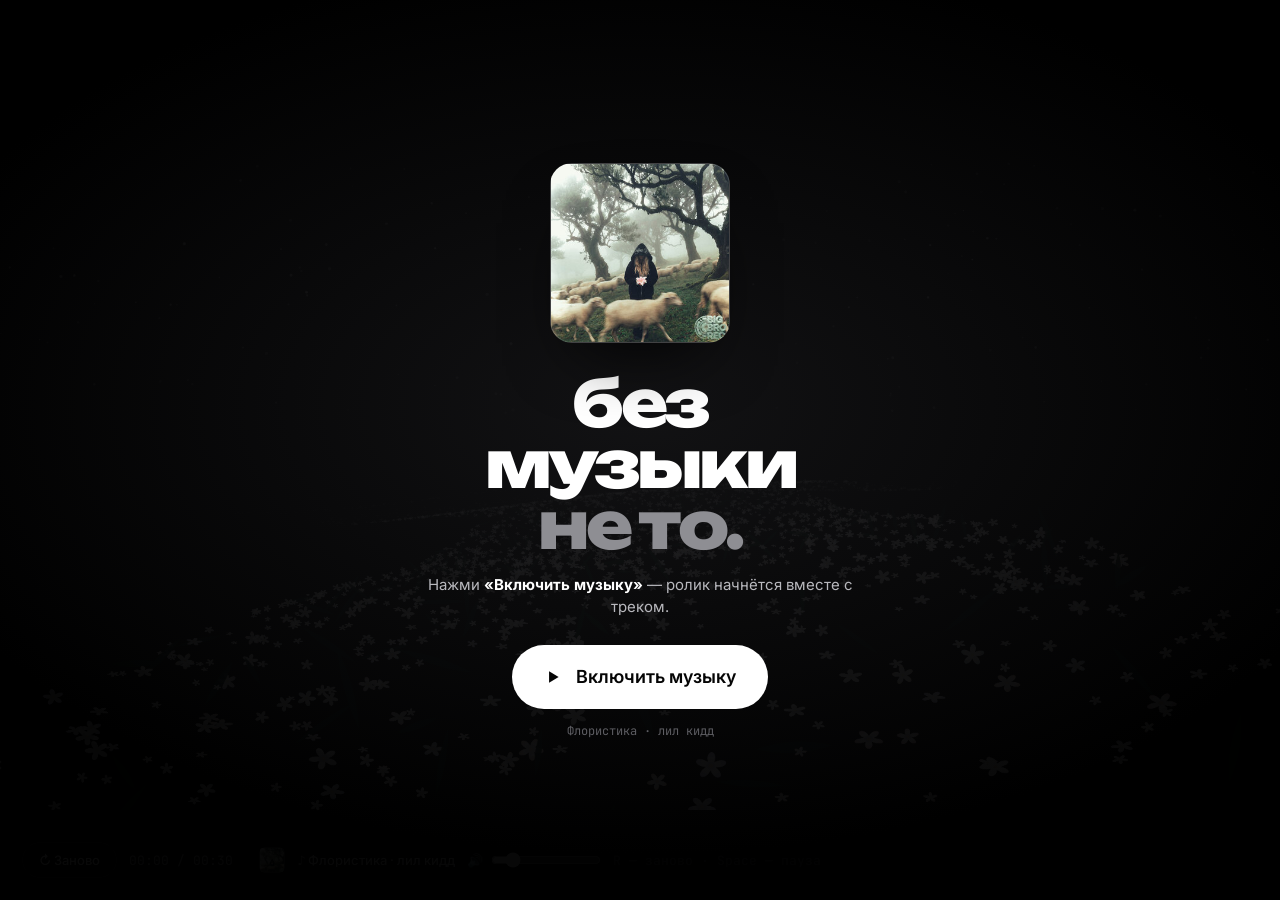
<file: promo.html>
<!doctype html>
<html lang="ru">
<head>
<meta charset="utf-8">
<meta name="viewport" content="width=device-width, initial-scale=1">
<meta name="robots" content="noindex">
<title>ökǒmomorîrěmnant — promo 30s</title>
<link rel="icon" type="image/svg+xml" href="favicon.svg?v=ad0beeb3">
<link rel="preconnect" href="https://fonts.googleapis.com">
<link rel="preconnect" href="https://fonts.gstatic.com" crossorigin>
<link href="https://fonts.googleapis.com/css2?family=Inter:wght@400;500;600&family=Unbounded:wght@500;600;700;800&family=JetBrains+Mono:wght@400;500&display=swap" rel="stylesheet">
<script src="https://cdnjs.cloudflare.com/ajax/libs/gsap/3.12.5/gsap.min.js"></script>
<script src="assets/music.js?v=75b78b5f7e"></script>
<style>
:root{
  --bg:#050505; --card:#111111; --line:rgba(255,255,255,.08); --line2:rgba(255,255,255,.16);
  --muted:#8E8E93; --dim:#5d5d62;
  --display:'Unbounded',system-ui,sans-serif; --ui:'Inter',system-ui,sans-serif; --mono:'JetBrains Mono',ui-monospace,monospace;
}
*{box-sizing:border-box;margin:0;padding:0}
html,body{height:100%;background:#000;overflow:hidden;color:#fff;font-family:var(--ui);-webkit-font-smoothing:antialiased}
button{font:inherit;color:inherit;background:none;border:0;cursor:pointer}

/* ---------- stage: 1080×1920, scaled to fit, centred ---------- */
#stage{position:absolute;left:50%;top:50%;width:1080px;height:1920px;transform-origin:0 0;overflow:hidden;background:var(--bg);box-shadow:0 0 0 1px rgba(255,255,255,.06)}
.layer{position:absolute;inset:0}
#fieldWrap{z-index:1}
#field{position:absolute;inset:0}
.scene{position:absolute;inset:0;z-index:2}

/* ---------- controls outside the 9:16 frame ---------- */
/* ================= LANDSCAPE 1920×1080 (PC browsers) ================= */
#stage.land .hdr{height:120px;padding:0 80px}
#stage.land .hero-in{top:300px}
#stage.land .slogan{max-width:1200px}
#stage.land .downc{margin-top:44px;width:96px;height:96px}
#stage.land .works .h-xl{top:120px;font-size:112px}
#stage.land .xcard{width:540px;height:560px}
#stage.land .ly.type .tt{font-size:44px;top:402px}
#stage.land .ly.type .dd{width:330px;font-size:22px;top:470px}
#stage.land .ly.type .arr{width:84px;height:84px;right:30px;bottom:30px}
#stage.land .ly.prev .fan{height:300px}
#stage.land .mgal{left:200px;right:200px;top:110px;padding:48px 52px}
#stage.land .mgal .m-h{font-size:80px}
#stage.land .gitems{flex-direction:row;gap:24px;margin-top:36px}
#stage.land .gitem{flex:1;flex-direction:column;align-items:flex-start;gap:18px}
#stage.land .gitem img{width:100%}
#stage.land .gitem h4{font-size:38px}
#stage.land .price .h-xl{left:100px;top:170px;font-size:104px;width:700px;line-height:1}
#stage.land .pnote{left:100px;top:400px;width:600px}
#stage.land .plist{left:860px;right:70px;top:125px}
#stage.land .prow{height:128px;padding:0}
#stage.land .prow .pn{top:22px;font-size:33px}
#stage.land .prow .pd{top:74px;font-size:21px;width:560px}
#stage.land .prow .pp{top:26px;font-size:29px}
#stage.land .prow .pb{top:66px;height:46px;font-size:19px;padding:0 18px}
#stage.land .mbrief{left:150px;right:150px;top:50px;bottom:50px;padding:44px 52px}
#stage.land .mbrief .m-h{font-size:50px;max-width:900px}
#stage.land .mbrief .bstep{margin:28px 0 14px}
#stage.land .mbrief .pills,#stage.land .mbrief .qgrid,#stage.land .mbrief .cols2{max-width:920px}
#stage.land .bp{height:54px;font-size:22px;padding:0 20px}
#stage.land .qf .in{height:50px;line-height:50px;font-size:23px}
#stage.land .bside{left:auto;right:48px;top:48px;bottom:48px;width:600px;display:flex;flex-direction:column}
#stage.land .bprice{font-size:58px}
#stage.land .bmsg{flex:1;min-height:0}
#stage.land .bsend{margin-top:auto}
#stage.land .ctat{font-size:190px}
#stage.land .ctat .w{display:inline-block;margin:0 .1em}
#stage.land .ctas{max-width:1000px}
#stage.land .cpills{max-width:1400px;flex-wrap:nowrap}
#stage.land .url{bottom:70px}
/* music gate (unscaled, over the frame; fades out but keeps the player alive) */
.gate{position:fixed;inset:0;z-index:200;display:grid;place-items:center;background:radial-gradient(60% 50% at 50% 45%,rgba(20,20,22,.92),rgba(0,0,0,.97));transition:opacity .7s ease,visibility .7s}
.gate.off{opacity:0;pointer-events:none}
.g-in{width:min(440px,calc(100vw - 32px));text-align:center;display:flex;flex-direction:column;align-items:center;opacity:0;transform:translateY(16px);transition:opacity .8s ease,transform .8s cubic-bezier(.2,.8,.2,1)}
.gate.ready .g-in{opacity:1;transform:none}
.g-eq{display:flex;align-items:flex-end;gap:4px;height:30px;margin-bottom:26px}
.g-eq i{width:5px;height:30%;border-radius:2px;background:#fff;animation:geq 1.1s ease-in-out infinite}
.g-eq i:nth-child(2){animation-delay:-.3s}.g-eq i:nth-child(3){animation-delay:-.6s}.g-eq i:nth-child(4){animation-delay:-.15s}.g-eq i:nth-child(5){animation-delay:-.45s}
@keyframes geq{0%,100%{height:25%}50%{height:100%}}
.gate h2{font:800 clamp(40px,9vw,64px)/.95 var(--display);letter-spacing:-.055em}
.gate h2 span{color:var(--muted)}
.gate p{margin:18px 0 26px;font-size:15px;line-height:1.5;color:#b9b9be}
.gate p b{color:#fff}
.g-player{width:100%;border-radius:18px;overflow:hidden;border:1px solid var(--line2);box-shadow:0 0 0 0 rgba(255,255,255,.2);animation:gpulse 2.2s ease-in-out infinite}
.g-player iframe{display:block;width:100%;height:100px;border:0}
@keyframes gpulse{0%,100%{box-shadow:0 0 0 0 rgba(255,255,255,.0)}50%{box-shadow:0 0 0 8px rgba(255,255,255,.1)}}
.gate small{margin-top:16px;font:400 12px/1 var(--mono);color:#5d5d62}
.g-start{display:none;align-items:center;gap:14px;height:64px;padding:0 32px;border-radius:999px;background:#fff;color:#050505;font:600 18px/1 var(--ui);animation:gpulse 2.2s ease-in-out infinite;transition:transform .3s}
.g-start:hover{transform:scale(1.04)}
.g-start svg{width:18px;height:18px}
.gate.own .g-start{display:inline-flex}
.gate.own .g-player{display:none}
.cvol{display:none;align-items:center;gap:8px}
.ctrl.own .cvol{display:flex}
.cvol input{width:110px;accent-color:#fff}
.cn{display:none;max-width:260px;overflow:hidden;text-overflow:ellipsis;white-space:nowrap;color:#d6d6da;font:500 13px/1 var(--ui)}
.ctrl.own .cn{display:block}
.g-cover,.ccov{display:none;background:#1c1c1f center/cover no-repeat;position:relative;overflow:hidden;flex:none}
.g-cover{width:180px;height:180px;border-radius:22px;border:1px solid rgba(255,255,255,.16);box-shadow:0 30px 70px -30px #000;margin-bottom:30px}
.ccov{width:26px;height:26px;border-radius:6px;border:1px solid rgba(255,255,255,.18)}
.gate.own .g-cover{display:block}
.gate.own .g-eq{display:none}
.ctrl.own .ccov{display:block}
.g-cover.ph::after,.ccov.ph::after{content:"♪";position:absolute;inset:0;display:grid;place-items:center;color:#8E8E93;font-size:56px;background:radial-gradient(circle at 30% 25%,#2a2a2e,#141415)}
.ccov.ph::after{font-size:13px}
.cn::before{content:'♪ ';color:#9a9aa0}
.ctrl{position:fixed;left:22px;bottom:22px;z-index:100;display:flex;align-items:center;gap:12px;font:500 13px/1 var(--mono);color:#9a9aa0}
.ctrl button{height:36px;padding:0 16px;border-radius:999px;border:1px solid rgba(255,255,255,.18);color:#fff;font:500 13px/1 var(--ui);transition:background .3s,color .3s}
.ctrl button:hover{background:#fff;color:#000}
.ctrl .t{min-width:118px;font-variant-numeric:tabular-nums}
.ctrl .k{color:#55555a}

/* ---------- header ---------- */
.hdr{position:absolute;left:0;right:0;top:0;height:150px;z-index:30;display:flex;align-items:center;justify-content:space-between;padding:0 56px}
.logo{display:flex;align-items:center;gap:16px;font:600 30px/1 var(--display);letter-spacing:-.03em}
.logo img{width:46px;height:46px;border-radius:12px}
.hr{display:flex;align-items:center;gap:16px}
.langs{position:relative;display:flex;padding:6px;border:1px solid var(--line);border-radius:999px}
.langs span{position:relative;z-index:1;width:76px;height:52px;display:grid;place-items:center;font:500 22px/1 var(--ui);letter-spacing:.06em;color:var(--muted);transition:color .3s}
.langs span.on{color:#fff}
.langs i{position:absolute;left:6px;top:6px;width:76px;height:52px;border-radius:999px;background:rgba(255,255,255,.12)}
.wpill{height:68px;padding:0 30px;border-radius:999px;background:#fff;color:#050505;display:flex;align-items:center;gap:12px;font:600 25px/1 var(--ui)}

/* ---------- S1 hero ---------- */
.hero{display:flex;flex-direction:column;align-items:center;text-align:center}
.hero::before{content:"";position:absolute;inset:0;background:radial-gradient(60% 18% at 50% 44%,rgba(5,5,5,.8),rgba(5,5,5,.25) 70%,transparent 90%),linear-gradient(180deg,rgba(5,5,5,.75),transparent 22%)}
.hero-in{position:absolute;left:0;right:0;top:560px;display:flex;flex-direction:column;align-items:center}
.kicker{display:inline-flex;align-items:center;gap:16px;height:72px;padding:0 30px;border-radius:999px;border:1px solid var(--line2);background:rgba(5,5,5,.55);font:400 27px/1 var(--ui);color:#dcdce0}
.kicker .dot{width:14px;height:14px;border-radius:50%;background:#47bb64;position:relative}
.kicker .dot::after{content:"";position:absolute;inset:-2px;border-radius:50%;border:2px solid #47bb64;animation:ping 1.6s infinite}
@keyframes ping{0%{transform:scale(1);opacity:.9}100%{transform:scale(2.6);opacity:0}}
.title{font:800 80px/.92 var(--display);letter-spacing:-.055em;white-space:nowrap;margin:44px 0 40px;text-shadow:0 14px 70px rgba(0,0,0,.7)}
.title .ch{display:inline-block}
.slogan{font:400 34px/1.45 var(--ui);color:var(--muted);max-width:900px}
.slogan b{display:block;color:#fff;font-weight:500}
.slogan .ln{display:block;overflow:hidden}
.slogan .ln > span{display:inline-block}
.downc{margin-top:60px;width:112px;height:112px;border-radius:50%;border:2px solid rgba(255,255,255,.5);background:rgba(5,5,5,.6);display:grid;place-items:center}
.downc svg{width:34px;height:34px}

/* technical callouts */
.callout{position:absolute;z-index:40;display:flex;align-items:center;gap:14px;padding:14px 20px;border:1px solid rgba(255,255,255,.35);border-radius:10px;background:rgba(5,5,5,.72);font:500 24px/1 var(--mono);letter-spacing:.02em;color:#fff;white-space:nowrap}
.callout::before,.callout::after{content:"";position:absolute;width:12px;height:12px;border:2px solid #fff}
.callout::before{left:-7px;top:-7px;border-right:0;border-bottom:0}
.callout::after{right:-7px;bottom:-7px;border-left:0;border-top:0}
.callout .bul{width:10px;height:10px;border-radius:50%;background:#47bb64;box-shadow:0 0 12px #47bb64}
.lead{position:absolute;z-index:39;height:2px;background:linear-gradient(90deg,rgba(255,255,255,.8),rgba(255,255,255,.2));transform-origin:0 50%}
.lead::after{content:"";position:absolute;right:-6px;top:-5px;width:12px;height:12px;border-radius:50%;background:#fff}

/* ---------- S2 works ---------- */
.works{perspective:2600px;perspective-origin:50% 45%}
.h-xl{font:700 132px/.95 var(--display);letter-spacing:-.055em}
.works .h-xl{position:absolute;left:0;right:0;top:220px;text-align:center}
.xcard{position:absolute;left:90px;width:900px;height:560px;transform-style:preserve-3d}
.ly{position:absolute;inset:0;transform-style:preserve-3d}
.ly.base{background:var(--card);border:1px solid var(--line);border-radius:30px;overflow:hidden}
.ly.base .grid{position:absolute;inset:0;opacity:0;background-image:linear-gradient(rgba(255,255,255,.07) 1px,transparent 1px),linear-gradient(90deg,rgba(255,255,255,.07) 1px,transparent 1px);background-size:60px 60px}
.ly.prev .fan{position:absolute;left:26px;right:26px;top:26px;height:300px;border-radius:20px;background:radial-gradient(80% 90% at 50% 100%,rgba(255,255,255,.06),transparent 70%),#0c0c0d}
.ly.prev img{position:absolute;left:50%;top:50%;width:62%;aspect-ratio:16/10;object-fit:cover;object-position:top;border-radius:14px;border:1px solid rgba(255,255,255,.14);box-shadow:0 30px 60px -24px #000}
.ly.prev img:nth-child(1){transform:translate(-88%,-44%) rotate(-9deg);filter:brightness(.72)}
.ly.prev img:nth-child(2){transform:translate(-12%,-44%) rotate(9deg);filter:brightness(.72)}
.ly.prev img:nth-child(3){transform:translate(-50%,-54%)}
.ly.type .cnt{position:absolute;left:40px;top:358px;font:500 22px/1 var(--ui);letter-spacing:.08em;text-transform:uppercase;color:var(--muted)}
.ly.type .tt{position:absolute;left:40px;top:396px;font:700 62px/1 var(--display);letter-spacing:-.05em}
.ly.type .dd{position:absolute;left:40px;top:478px;width:660px;font:400 26px/1.4 var(--ui);color:var(--muted);white-space:nowrap;overflow:hidden;text-overflow:ellipsis}
.ly.type .arr{position:absolute;right:36px;bottom:36px;width:96px;height:96px;border-radius:50%;border:2px solid var(--line2);display:grid;place-items:center;background:var(--card)}
.ly.type .arr svg{width:32px;height:32px}
.guide{position:absolute;inset:-2px;border:2px dashed rgba(255,255,255,.45);border-radius:30px;opacity:0;pointer-events:none}
.ly.prev .guide{inset:18px 18px auto 18px;height:316px;border-radius:24px}
.ly.type .guide{inset:340px 18px 18px 18px;border-radius:24px}
.lbl{position:absolute;left:0;top:-58px;display:flex;align-items:center;gap:12px;font:500 22px/1 var(--mono);color:#fff;opacity:0;white-space:nowrap}
.lbl b{display:inline-grid;place-items:center;width:40px;height:30px;border-radius:6px;background:#fff;color:#050505;font-weight:500}
.ly.prev .lbl{left:auto;right:18px;top:-40px}
.ly.type .lbl{top:auto;bottom:-56px;left:18px}
.snapline{position:absolute;inset:-6px;border-radius:34px;border:3px solid #fff;opacity:0;pointer-events:none}

/* gallery modal */
.backdrop{position:absolute;inset:0;z-index:50;background:rgba(0,0,0,.72);opacity:0}
.mpanel{position:absolute;left:40px;right:40px;z-index:51;background:#0b0b0c;border:1px solid var(--line2);border-radius:40px;padding:56px 52px;opacity:0}
.mgal{top:300px}
.m-eye{font:500 22px/1 var(--ui);letter-spacing:.08em;text-transform:uppercase;color:var(--muted)}
.m-h{font:700 96px/1 var(--display);letter-spacing:-.055em;margin-top:16px}
.m-x{position:absolute;right:44px;top:44px;width:84px;height:84px;border-radius:50%;border:2px solid var(--line2);display:grid;place-items:center}
.m-x svg{width:28px;height:28px}
.gitems{display:flex;flex-direction:column;gap:26px;margin-top:44px}
.gitem{display:flex;gap:28px;align-items:center;padding:20px;border:1px solid var(--line);border-radius:26px;background:var(--card)}
.gitem img{width:330px;aspect-ratio:16/10;object-fit:cover;object-position:top;border-radius:16px;border:1px solid var(--line2);flex:none}
.gitem h4{font:600 44px/1.05 var(--display);letter-spacing:-.04em}
.gitem p{font:400 23px/1.4 var(--ui);color:var(--muted);margin-top:10px}
.gitem .demo{display:inline-flex;align-items:center;gap:10px;height:54px;padding:0 22px;border-radius:999px;background:#fff;color:#050505;font:600 21px/1 var(--ui);margin-top:16px}

/* ---------- S3 price ---------- */
.price .h-xl{position:absolute;left:64px;top:230px;font-size:112px}
.pnote{position:absolute;left:64px;top:390px;width:820px;font:400 30px/1.45 var(--ui);color:var(--muted)}
.plist{position:absolute;left:40px;right:40px;top:540px;border-top:1px solid var(--line)}
.prow{position:relative;height:186px;padding:30px 26px;border-bottom:1px solid var(--line);border-radius:22px}
.prow .bgh{position:absolute;inset:0;border-radius:22px;background:var(--card);opacity:0}
.prow .pn{position:absolute;left:26px;top:34px;font:600 42px/1.1 var(--display);letter-spacing:-.04em}
.prow .pd{position:absolute;left:26px;top:100px;width:640px;font:400 25px/1.4 var(--ui);color:var(--muted);white-space:nowrap;overflow:hidden;text-overflow:ellipsis}
.prow .pp{position:absolute;right:26px;top:36px;font:500 36px/1 var(--ui);text-align:right;white-space:nowrap}
.prow .pb{position:absolute;right:26px;top:94px;height:60px;padding:0 24px;border-radius:999px;border:2px solid var(--line2);display:flex;align-items:center;gap:12px;font:500 23px/1 var(--ui);background:transparent}
.prow .pb .fill{position:absolute;inset:-2px;border-radius:999px;background:#fff;opacity:0}
.prow .pb span,.prow .pb svg{position:relative}
.prow .pb svg{width:22px;height:22px}

/* ---------- S4 brief ---------- */
.mbrief{top:120px;bottom:60px;padding:50px 48px}
.mbrief .m-h{font-size:58px;margin-top:14px}
.mbrief .m-h span{color:var(--muted)}
.bstep{display:flex;align-items:baseline;gap:16px;font:500 21px/1 var(--ui);letter-spacing:.08em;text-transform:uppercase;color:var(--muted);margin:38px 0 18px}
.bstep b{color:#fff;font:700 24px/1 var(--display);letter-spacing:0}
.pills{display:flex;flex-wrap:wrap;gap:12px}
.bp{position:relative;height:62px;padding:0 24px;border-radius:999px;border:2px solid var(--line2);display:inline-flex;align-items:center;font:400 24px/1 var(--ui);color:#d6d6da;white-space:nowrap}
.bp .fill{position:absolute;inset:-2px;border-radius:999px;background:#fff;opacity:0}
.bp span{position:relative}
.bp small{font-size:16px;opacity:.6;margin-left:8px}
.qgrid{display:grid;grid-template-columns:1fr 1fr;gap:26px 34px}
.qf label{display:flex;align-items:center;gap:12px;font:400 21px/1.3 var(--ui);color:var(--muted)}
.qf label i{width:10px;height:10px;border-radius:50%;background:var(--line2);flex:none}
.qf .in{height:58px;border-bottom:2px solid var(--line2);font:400 25px/58px var(--ui);color:#fff;white-space:nowrap;overflow:hidden}
.qf .in.ph{color:#48484d}
.qf .in .caret{display:inline-block;width:2px;height:30px;background:#fff;vertical-align:-6px;margin-left:2px;opacity:0}
.cols2{display:grid;grid-template-columns:1fr 1fr;gap:0 34px}
.bside{position:absolute;left:48px;right:48px;bottom:48px;padding:34px 36px;border:1px solid var(--line);border-radius:30px;background:var(--card)}
.bside .row{display:flex;justify-content:space-between;align-items:center;gap:20px}
.best{font:500 20px/1 var(--ui);letter-spacing:.08em;text-transform:uppercase;color:var(--muted)}
.bprice{font:700 70px/1.05 var(--display);letter-spacing:-.05em;font-variant-numeric:tabular-nums;margin-top:14px;min-height:74px}
.bsub{display:flex;gap:14px;align-items:center;font:400 24px/1 var(--ui);color:var(--muted);margin-top:12px;min-height:34px}
.urg{font-size:18px;color:#f5c66b;border:1px solid rgba(245,198,107,.4);border-radius:999px;padding:6px 14px;opacity:0}
.bline{height:1px;background:var(--line);margin:26px 0 20px}
.bmsg{font:400 23px/1.55 var(--ui);color:#bdbdc2;white-space:pre-wrap;min-height:180px}
.bmsg b{color:#fff;font-weight:500}
.bsend{position:relative;margin-top:24px;height:96px;border-radius:999px;background:#fff;color:#050505;display:flex;align-items:center;justify-content:center;gap:16px;font:600 30px/1 var(--ui);overflow:hidden}
.bsend svg{width:30px;height:30px}
.bsend .shine{position:absolute;top:0;bottom:0;left:-40%;width:30%;transform:skewX(-20deg);background:linear-gradient(90deg,transparent,rgba(0,0,0,.12),transparent)}
.toast{position:absolute;left:50%;bottom:120px;z-index:60;transform:translateX(-50%);padding:22px 34px;border-radius:999px;background:#fff;color:#050505;font:500 26px/1 var(--ui);white-space:nowrap;opacity:0}

/* ---------- S5 CTA ---------- */
.cta{display:flex;flex-direction:column;align-items:center;justify-content:center;text-align:center}
.cta::before{content:"";position:absolute;inset:0;background:linear-gradient(180deg,rgba(5,5,5,.85),rgba(5,5,5,.35) 35%,rgba(5,5,5,.35) 65%,rgba(5,5,5,.9)),radial-gradient(70% 30% at 50% 46%,rgba(5,5,5,.8),transparent 80%)}
.cta-in{position:relative;display:flex;flex-direction:column;align-items:center}
.ctat{font:800 168px/.9 var(--display);letter-spacing:-.06em}
.ctat .w{display:block;overflow:hidden;padding-bottom:.08em}
.ctat .w > span{display:inline-block}
.ctas{font:400 31px/1.5 var(--ui);color:#c9c9cd;max-width:820px;margin-top:40px}
.cpills{display:flex;flex-wrap:wrap;justify-content:center;gap:18px;margin-top:60px;max-width:960px}
.cp{position:relative;height:92px;padding:0 40px;border-radius:999px;border:2px solid rgba(255,255,255,.22);background:rgba(255,255,255,.08);display:inline-flex;align-items:center;gap:16px;font:500 30px/1 var(--ui);overflow:hidden;color:#fff}
.cp .fill{position:absolute;inset:0;background:#fff;transform:scaleY(0);transform-origin:50% 100%}
.cp span,.cp svg{position:relative}
.cp svg{width:26px;height:26px}
.cp .star{color:#f5c66b}
.burst{position:absolute;z-index:45;left:0;top:0;width:0;height:0}
.burst i{position:absolute;left:-7px;top:-7px;width:14px;height:14px;border-radius:50%;background:#fff;opacity:0}
.url{position:absolute;bottom:110px;left:0;right:0;text-align:center;font:500 26px/1 var(--mono);color:#9a9aa0;letter-spacing:.04em;opacity:0}

/* ---------- virtual cursor ---------- */
#cursor{position:absolute;left:0;top:0;z-index:90;width:0;height:0;pointer-events:none}
#cursor svg{position:absolute;left:-4px;top:-3px;width:46px;height:56px;filter:drop-shadow(0 6px 14px rgba(0,0,0,.6))}
#cursor .ring{position:absolute;left:-36px;top:-36px;width:72px;height:72px;border-radius:50%;border:3px solid #fff;opacity:0}
.flash{position:absolute;inset:0;z-index:95;background:#fff;opacity:0;pointer-events:none}
.vign{position:absolute;inset:0;z-index:94;pointer-events:none;background:radial-gradient(120% 80% at 50% 50%,transparent 60%,rgba(0,0,0,.55))}
</style>
</head>
<body>

<div id="stage">
  <div class="layer" id="fieldWrap"><canvas id="field"></canvas></div>

  <!-- header -->
  <div class="hdr" id="hdr">
    <div class="logo"><img src="favicon.svg?v=ad0beeb3" alt=""><span>ökǒmomorîrěmnant</span></div>
    <div class="hr">
      <div class="langs" id="langs"><i id="langInd"></i><span class="on" id="lRU">RU</span><span id="lEN">EN</span></div>
      <div class="wpill"><span data-ru="Написать" data-en="Message me">Написать</span><svg width="20" height="20" viewBox="0 0 16 16" fill="none" stroke="currentColor" stroke-width="1.8" stroke-linecap="round" stroke-linejoin="round"><path d="M4.5 11.5 11.5 4.5M5.5 4.5h6v6"/></svg></div>
    </div>
  </div>

  <!-- S1 hero -->
  <section class="scene hero" id="s1">
    <div class="hero-in" id="heroIn">
      <span class="kicker" id="kicker"><span class="dot"></span><span>принимаю заказы · FunPay ★ 5.0</span></span>
      <h1 class="title" id="title">ökǒmomorîrěmnant</h1>
      <p class="slogan"><span class="ln"><span><b>Боты, парсеры, сайты и моды под ключ.</b></span></span><span class="ln"><span>Цену и срок называю до начала работы.</span></span></p>
      <div class="downc" id="downc"><svg viewBox="0 0 20 20" fill="none" stroke="currentColor" stroke-width="1.6" stroke-linecap="round" stroke-linejoin="round"><path d="M10 3.5v13M4.5 11l5.5 5.5 5.5-5.5"/></svg></div>
    </div>
    <div class="lead" id="lead1"></div>
    <div class="callout" id="call1"><span class="bul"></span>Interactive Canvas · 60 FPS</div>
  </section>

  <!-- S2 works -->
  <section class="scene works" id="s2">
    <h2 class="h-xl" id="wTitle">мои работы</h2>
    <div class="xcard" id="card1">
      <div class="ly base" id="ly1"><div class="grid" id="grid1"></div><div class="guide"></div><div class="lbl"><b>01</b>подложка · #111 · r 20px</div></div>
      <div class="ly prev" id="ly2"><div class="fan"><img src="assets/vitrine.jpg" alt=""><img src="assets/paper-vs-skills.jpg" alt=""><img src="assets/linkd.jpg" alt=""></div><div class="guide"></div><div class="lbl"><b>02</b>превью работ · веер</div></div>
      <div class="ly type" id="ly3"><div class="cnt">3 проекта</div><div class="tt">сайты</div><div class="dd">Лендинги и промо-сайты с WebGL, 3D и живыми анимациями</div>
        <div class="arr" id="arr1"><svg viewBox="0 0 16 16" fill="none" stroke="currentColor" stroke-width="1.8" stroke-linecap="round" stroke-linejoin="round"><path d="M4.5 11.5 11.5 4.5M5.5 4.5h6v6"/></svg></div>
        <div class="guide"></div><div class="lbl"><b>03</b>типографика + кнопка</div></div>
      <div class="snapline" id="snap1"></div>
    </div>
    <div class="xcard" id="card2">
      <div class="ly base"></div>
      <div class="ly prev"><div class="fan"><img src="assets/svc/discord-bot.webp" alt=""><img src="assets/svc/ai-bot.webp" alt=""><img src="assets/svc/tg-bot.webp" alt=""></div></div>
      <div class="ly type"><div class="cnt">5 направлений</div><div class="tt">боты и парсеры</div><div class="dd">Telegram- и Discord-боты, магазины, ИИ-ассистенты</div><div class="arr"><svg viewBox="0 0 16 16" fill="none" stroke="currentColor" stroke-width="1.8" stroke-linecap="round" stroke-linejoin="round"><path d="M4.5 11.5 11.5 4.5M5.5 4.5h6v6"/></svg></div></div>
    </div>
    <div class="xcard" id="card3">
      <div class="ly base"></div>
      <div class="ly prev"><div class="fan"><img src="assets/svc/beamng-jbeam.webp" alt=""><img src="assets/svc/minecraft.webp" alt=""><img src="assets/svc/discord-server.webp" alt=""></div></div>
      <div class="ly type"><div class="cnt">7 направлений</div><div class="tt">discord и игры</div><div class="dd">Серверы под ключ, моды и плагины</div><div class="arr"><svg viewBox="0 0 16 16" fill="none" stroke="currentColor" stroke-width="1.8" stroke-linecap="round" stroke-linejoin="round"><path d="M4.5 11.5 11.5 4.5M5.5 4.5h6v6"/></svg></div></div>
    </div>
    <div class="backdrop" id="gBack"></div>
    <div class="mpanel mgal" id="gPanel">
      <div class="m-eye">3 проекта</div><div class="m-h">сайты</div>
      <div class="m-x"><svg viewBox="0 0 16 16" fill="none" stroke="currentColor" stroke-width="1.8" stroke-linecap="round"><path d="M3.5 3.5l9 9M12.5 3.5l-9 9"/></svg></div>
      <div class="gitems">
        <div class="gitem"><img src="assets/linkd.jpg" alt=""><div><h4>linkd</h4><p>3D-сайт студии · Three.js, WebGL, Web Audio</p><span class="demo">открыть демо ↗</span></div></div>
        <div class="gitem"><img src="assets/vitrine.jpg" alt=""><div><h4>vitrine</h4><p>Концепт-лендинг · Canvas 2D, шейдеры</p><span class="demo">открыть демо ↗</span></div></div>
        <div class="gitem"><img src="assets/paper-vs-skills.jpg" alt=""><div><h4>paper vs skills</h4><p>3D-скроллителлинг · Three.js, GSAP</p><span class="demo">открыть демо ↗</span></div></div>
      </div>
    </div>
  </section>

  <!-- S3 price + S4 brief -->
  <section class="scene price" id="s3">
    <h2 class="h-xl lx" data-ru="сколько стоит" data-en="what it costs">сколько стоит</h2>
    <p class="pnote lx" data-ru="Стартовые цены. Точную сумму называю до начала работы." data-en="Starting prices. The exact amount comes before work begins.">Стартовые цены. Точную сумму называю до начала работы.</p>
    <div class="plist" id="plist"></div>

    <div class="backdrop" id="bBack"></div>
    <div class="mpanel mbrief" id="bPanel">
      <div class="m-eye">конструктор тз</div>
      <div class="m-h">опишите задачу. <span>отправьте одной кнопкой.</span></div>
      <div class="m-x"><svg viewBox="0 0 16 16" fill="none" stroke="currentColor" stroke-width="1.8" stroke-linecap="round"><path d="M3.5 3.5l9 9M12.5 3.5l-9 9"/></svg></div>
      <div class="bstep"><b>01</b>что нужно</div>
      <div class="pills" id="svcPills" role="radiogroup"></div>
      <div class="bstep"><b>02</b>вопросы по задаче</div>
      <div class="qgrid" id="qgrid"></div>
      <div class="cols2">
        <div><div class="bstep"><b>03</b>бюджет</div><div class="pills" id="budPills" role="radiogroup"></div></div>
        <div><div class="bstep"><b>04</b>сроки</div><div class="pills" id="dlPills" role="radiogroup"></div></div>
      </div>
      <div class="bside" id="bside">
        <div class="row"><span class="best">ориентировочно</span><span class="best" id="bfill">0 из 6</span></div>
        <div class="bprice" id="bprice">—</div>
        <div class="bsub"><span id="bsvc">тип не выбран</span><span class="urg" id="burg">срочно ×1.5</span></div>
        <div class="bline"></div>
        <div class="best" style="margin-bottom:14px">05 · так придёт сообщение</div>
        <div class="bmsg" id="bmsg"></div>
        <div class="bsend" id="bsend"><span class="shine"></span><svg viewBox="0 0 24 24" fill="none" stroke="currentColor" stroke-width="1.8" stroke-linecap="round" stroke-linejoin="round"><path d="M21.5 4.5 2.8 11.6c-.8.3-.8 1.4 0 1.7l4.6 1.6 1.8 5.6c.2.7 1.1.9 1.6.4l2.6-2.5 4.7 3.5c.6.4 1.4.1 1.6-.6L22.9 5.8c.2-.9-.6-1.6-1.4-1.3Z"/><path d="m7.4 14.9 10.1-6.6-7.4 7.8"/></svg>Отправить в Telegram</div>
      </div>
    </div>
    <div class="lead" id="lead2"></div>
    <div class="callout" id="call2"><span class="bul"></span>Расчёт стоимости за 10 секунд</div>
    <div class="toast" id="toast">ТЗ готово — открываю Telegram</div>
  </section>

  <!-- S5 CTA -->
  <section class="scene cta" id="s5">
    <div class="cta-in">
      <h2 class="ctat"><span class="w"><span>есть</span></span><span class="w"><span>проект?</span></span></h2>
      <p class="ctas" id="ctas">Быстрее всего отвечаю в Telegram. На FunPay можно оформить заказ с безопасной сделкой.</p>
      <div class="cpills">
        <div class="cp" id="cpTG"><span class="fill"></span><span>Telegram · @kashewars</span><svg viewBox="0 0 16 16" fill="none" stroke="currentColor" stroke-width="1.8" stroke-linecap="round" stroke-linejoin="round"><path d="M4.5 11.5 11.5 4.5M5.5 4.5h6v6"/></svg></div>
        <div class="cp" id="cpCh"><span class="fill"></span><span>Канал</span><svg viewBox="0 0 16 16" fill="none" stroke="currentColor" stroke-width="1.8" stroke-linecap="round" stroke-linejoin="round"><path d="M4.5 11.5 11.5 4.5M5.5 4.5h6v6"/></svg></div>
        <div class="cp" id="cpFP"><span class="fill"></span><span>FunPay <span class="star">★ 5.0</span></span><svg viewBox="0 0 16 16" fill="none" stroke="currentColor" stroke-width="1.8" stroke-linecap="round" stroke-linejoin="round"><path d="M4.5 11.5 11.5 4.5M5.5 4.5h6v6"/></svg></div>
      </div>
    </div>
    <div class="burst" id="burst"></div>
    <div class="url" id="url">awesome926.github.io</div>
  </section>

  <div id="cursor"><span class="ring"></span><svg viewBox="0 0 23 28"><path d="M2 2v21.5l5.6-5.2 3.7 8.2 3.6-1.6-3.6-8h7.6L2 2Z" fill="#fff" stroke="#050505" stroke-width="1.6" stroke-linejoin="round"/></svg></div>
  <div class="vign"></div>
  <div class="flash" id="flash"></div>
</div>

<div class="gate" id="gate">
  <div class="g-in">
    <div class="g-eq"><i></i><i></i><i></i><i></i><i></i></div>
    <div class="g-cover ph" id="gCover"></div>
    <h2>без музыки<br><span>не то.</span></h2>
    <p>Нажми <b>▶</b> в плеере — ролик начнётся вместе с треком.</p>
    <div class="g-player"><iframe id="ymFrame" src="https://music.yandex.ru/iframe/track/148729001/40896526" title="Флористика — лил кидд" allow="autoplay; clipboard-write; encrypted-media"></iframe></div>
    <button class="g-start" id="gStart" type="button"><svg viewBox="0 0 16 16" fill="currentColor"><path d="M4.5 2.8v10.4L13 8 4.5 2.8Z"/></svg>Включить музыку</button>
    <small id="gCap">Флористика · лил кидд · Яндекс Музыка</small>
  </div>
</div>
<div class="ctrl"><button type="button" id="replay">↻ Заново</button><span class="t" id="timer">00:00 / 00:30</span><span class="ccov ph" id="cCover"></span><span class="cn" id="cName"></span><label class="cvol">🔊<input id="cVol" type="range" min="0" max="100" aria-label="volume"></label><span class="k">R — заново · Space — пауза</span></div>

<script>
(() => {
'use strict';
const $ = s => document.querySelector(s), $$ = s => [...document.querySelectorAll(s)];
const stage = $('#stage');
const DUR = 30;

/* ---------- frame: 1920×1080 on wide screens (PC), 1080×1920 on tall ones (phones) ---------- */
const qf = new URLSearchParams(location.search).get('f');
const LAND = qf ? qf === 'land' : innerWidth / innerHeight >= 1;
const W = LAND ? 1920 : 1080, H = LAND ? 1080 : 1920;
stage.style.width = W + 'px'; stage.style.height = H + 'px';
stage.classList.toggle('land', LAND);
let SC = 1;
function fit() {
  SC = Math.min(innerHeight / H, innerWidth / W) * (LAND ? 1 : .96);
  stage.style.transform = `scale(${SC})`;
  stage.style.left = (innerWidth - W * SC) / 2 + 'px';
  stage.style.top = (innerHeight - H * SC) / 2 + 'px';
}
fit();
addEventListener('resize', () => { fit(); if (!qf && (innerWidth / innerHeight >= 1) !== LAND) location.reload(); });
// card positions for each layout (works section)
const CARDS = LAND ? [[100, 330], [690, 330], [1280, 330]] : [[90, 470], [90, 1060], [90, 1650]];
['#card1', '#card2', '#card3'].forEach((id, i) => { const el = document.querySelector(id); el.style.left = CARDS[i][0] + 'px'; el.style.top = CARDS[i][1] + 'px'; });
const CW = LAND ? 540 : 900, CH = 560;
const C1 = { dx: (W - CW) / 2 - CARDS[0][0], dy: (H - CH) / 2 - CARDS[0][1] + (LAND ? 30 : 0) };
const HERO_TOP = LAND ? 300 : 560;

/* =========================================================
   DATA (same texts and prices as the site)
   ========================================================= */
const ROWS = [
  ['Discord-сервер под ключ', 'Каналы, роли и права, тикеты и авто-роли', 'от 500 ₽', 'Discord server, turnkey', 'Channels, roles & permissions, tickets', 'from $6'],
  ['Discord-бот на заказ', 'Модерация, тикеты, уровни, своя логика', 'от 700 ₽', 'Custom Discord bot', 'Moderation, tickets, levels, custom logic', 'from $9'],
  ['Защита сервера', 'Антирейд, антиспам, логи, права ролей', 'от 250 ₽', 'Server protection', 'Anti-raid, anti-spam, logs, permissions', 'from $3'],
  ['Telegram-бот', 'Меню, заявки и запись, уведомления админу', 'от 700 ₽', 'Telegram bot', 'Menus, requests & bookings, admin alerts', 'from $9'],
  ['Магазин и автопостинг', 'Автовыдача товара, посты по расписанию', 'от 1 500 ₽', 'Shop & autoposting', 'Instant delivery, scheduled posts', 'from $19'],
  ['Парсеры', 'Данные с сайтов в CSV, Excel или Sheets', 'от 500 ₽', 'Web scrapers', 'Website data to CSV, Excel or Sheets', 'from $6'],
  ['Сайты и лендинги', 'Анимации, адаптив, выкладка на хостинг', 'от 2 000 ₽', 'Websites & landing pages', 'Animation, mobile-ready, deployed', 'from $25']
];
const ARR_R = '<svg viewBox="0 0 16 16" fill="none" stroke="currentColor" stroke-width="1.8" stroke-linecap="round" stroke-linejoin="round"><path d="M3 8h10M9 4l4 4-4 4"/></svg>';
$('#plist').innerHTML = ROWS.map(r => `<div class="prow"><span class="bgh"></span>
  <div class="pn lx" data-ru="${r[0]}" data-en="${r[3]}">${r[0]}</div><div class="pd lx" data-ru="${r[1]}" data-en="${r[4]}">${r[1]}</div>
  <div class="pp lx" data-ru="${r[2]}" data-en="${r[5]}">${r[2]}</div>
  <div class="pb"><span class="fill"></span><span class="lx" data-ru="заказать" data-en="order">заказать</span>${ARR_R}</div></div>`).join('');

const SVCS = ['Discord-сервер', 'Discord-бот', 'Защита сервера', 'Telegram-бот', 'Магазин', 'Парсеры', 'Сайты', 'ИИ-боты'];
$('#svcPills').innerHTML = SVCS.map(s => `<div class="bp" role="radio"><span class="fill"></span><span>${s}</span></div>`).join('');
const QS = ['Для чего бот', 'Сценарий и кнопки', 'Куда присылать заявки', 'Есть ли сервер для бота'];
$('#qgrid').innerHTML = QS.map(q => `<div class="qf"><label><i></i>${q}</label><div class="in ph">Можно коротко</div></div>`).join('');
const BUD = ['700 – 1 700 ₽', '1 700 – 3 000 ₽', '3 000 ₽+', 'Пока не знаю'];
$('#budPills').innerHTML = BUD.map(s => `<div class="bp"><span class="fill"></span><span>${s}</span></div>`).join('');
const DL = ['Не горит', 'За неделю', 'Срочно, 1–2 дня'];
$('#dlPills').innerHTML = DL.map((s, i) => `<div class="bp"><span class="fill"></span><span>${s}${i === 2 ? '<small>×1.5</small>' : ''}</span></div>`).join('');

/* title letters */
const title = $('#title');
title.innerHTML = [...title.textContent].map(c => `<span class="ch">${c}</span>`).join('');
function fitTitle() {
  title.style.fontSize = '100px';
  const w = title.scrollWidth || 1;
  title.style.fontSize = (100 * (LAND ? 1500 : 960) / w).toFixed(1) + 'px';
}

/* burst particles */
$('#burst').innerHTML = Array.from({ length: 34 }, () => '<i></i>').join('');

/* =========================================================
   FLOWER FIELD (canvas 2D, driven by the timeline)
   ========================================================= */
const cv = $('#field'); cv.width = W; cv.height = H; cv.style.width = W + 'px'; cv.style.height = H + 'px';
const ctx = cv.getContext('2d');
const HZ = LAND ? 560 : 860, XS = W / 1080;
const FIELD = { camZ: -42, camY: 2.6, horizon: HZ, dim: 0, mx: -999, my: -999, mOn: 0, speed: 1 };
// seeded random so every replay looks identical
let seed = 7; const rnd = () => (seed = (seed * 16807) % 2147483647) / 2147483647;
function flowerSprite(tint) {
  const s = 96, c = document.createElement('canvas'); c.width = c.height = s; const x = c.getContext('2d');
  x.translate(s / 2, s / 2);
  const g = x.createRadialGradient(0, 0, 4, 0, 0, s * .48);
  g.addColorStop(0, '#f2f2f5'); g.addColorStop(.55, '#ffffff'); g.addColorStop(1, tint);
  x.fillStyle = g; x.beginPath();
  for (let i = 0; i <= 360; i += 3) {
    const a = i * Math.PI / 180, pet = Math.abs(Math.cos(2.5 * a)), r = (s * .48) * (.34 + .66 * Math.pow(pet, 1.35));
    const px = Math.cos(a - Math.PI / 2) * r, py = Math.sin(a - Math.PI / 2) * r;
    i ? x.lineTo(px, py) : x.moveTo(px, py);
  }
  x.closePath(); x.fill();
  x.fillStyle = '#fff1d0'; x.beginPath(); x.arc(0, 0, s * .07, 0, Math.PI * 2); x.fill();
  return c;
}
function leafSprite() {
  const c = document.createElement('canvas'); c.width = 40; c.height = 96; const x = c.getContext('2d');
  x.fillStyle = '#12281c'; x.beginPath(); x.moveTo(20, 2); x.quadraticCurveTo(40, 48, 20, 94); x.quadraticCurveTo(0, 48, 20, 2); x.fill();
  return c;
}
const SPR = ['#ffffff', '#ffd6e6', '#dcd6ff', '#cff3ff', '#ffe6cc', '#ffffff'].map(flowerSprite), LEAF = leafSprite();
const N = 5600, FL = [];
for (let i = 0; i < N; i++) {
  const z = -40 + Math.pow(rnd(), .85) * 105, leaf = rnd() < .1;
  FL.push({ x: (rnd() * 2 - 1) * (z > 0 ? z * .5 + 4 : 5) * XS, z, s: leaf ? .26 + rnd() * .22 : .12 + Math.pow(rnd(), 1.8) * .2, sq: .45 + rnd() * .5, rot: rnd() * 6.28, spr: leaf ? -1 : Math.floor(rnd() * SPR.length), ph: rnd() * 6.28 });
}
FL.sort((a, b) => b.z - a.z);
const hill = (x, z, t) => .6 * Math.sin(x * .12 + z * .05 + .6) + x * .06 + .35 * Math.sin(z * .2 + t * .4);
let fieldT = 0, lastNow = performance.now();
function drawField(now) {
  const dt = Math.min((now - lastNow) / 1000, .05); lastNow = now; fieldT += dt;
  if (+fieldWrap.style.opacity === 0 && fieldWrap.style.opacity !== '') return;
  ctx.setTransform(1, 0, 0, 1, 0, 0); ctx.clearRect(0, 0, W, H);
  const f = 1150, cx = W / 2, hy = FIELD.horizon, cz = FIELD.camZ, cy = FIELD.camY;
  for (const p of FL) {
    const dz = p.z - cz; if (dz < 2.2) continue;
    const y = hill(p.x, p.z, fieldT);
    let sx = cx + p.x / dz * f, sy = hy + (cy - y) / dz * f;
    if (sx < -120 || sx > W + 120 || sy > H + 130 || sy < hy - 200) continue;
    let size = p.s / dz * f * 1.1;
    const MB = window.Music ? window.Music.beat : 0;
    if (MB) { const bt = MB * (.45 + .55 * ((p.ph * 7.31) % 1)); size *= 1 + bt * .3; sy -= bt * size * .25; }
    if (FIELD.mOn > 0) {
      const ddx = sx - FIELD.mx, ddy = sy - FIELD.my, d = Math.hypot(ddx, ddy), R = 170;
      if (d < R) { const k = (1 - d / R) * FIELD.mOn; sx += ddx / (d || 1) * k * 70; sy += ddy / (d || 1) * k * 50 - k * 26; size *= 1 + k * .15; }
    }
    const fog = Math.min(1, Math.max(.05, 1 - (dz - 4) / 70)) * Math.min(1, (dz - 2.2) / 1.5);
    ctx.globalAlpha = fog * (1 - FIELD.dim);
    const sway = Math.sin(fieldT * 1.2 + p.ph) * .08;
    const c = Math.cos(p.rot + sway), s = Math.sin(p.rot + sway);
    if (p.spr < 0) { ctx.setTransform(c * size * .012, s * size * .012, -s * size * .03 * p.sq, c * size * .03 * p.sq, sx, sy); ctx.drawImage(LEAF, -20, -48); }
    else { ctx.setTransform(c * size / 96, s * size / 96 * p.sq, -s * size / 96, c * size / 96 * p.sq, sx, sy); ctx.drawImage(SPR[p.spr], -48, -48); }
  }
  ctx.globalAlpha = 1;
}
const fieldWrap = $('#fieldWrap');

/* stars */
(function () {
  const g = ctx; // drawn once into a separate layer under the field
  const sc = document.createElement('canvas'); sc.width = W; sc.height = H; sc.style.cssText = `position:absolute;inset:0;width:${W}px;height:${H}px`;
  const x = sc.getContext('2d'); for (let i = 0; i < 160; i++) { x.globalAlpha = .15 + rnd() * .45; x.fillStyle = '#fff'; x.beginPath(); x.arc(rnd() * W, 110 + rnd() * (HZ - 180), .8 + rnd() * 1.6, 0, 6.28); x.fill(); }
  fieldWrap.insertBefore(sc, cv);
})();

/* =========================================================
   STAGE STATE HELPERS (all of these are reset on replay)
   ========================================================= */
const ST = { lang: 'ru', svc: -1, a: ['', '', '', ''], b: -1, d: -1, lo: 0, hi: 0 };
const fmt = n => Math.round(n).toLocaleString('ru-RU').replace(/,/g, ' ');
function setLang(l) {
  ST.lang = l;
  $$('.lx, [data-ru]').forEach(el => { const v = el.dataset[l]; if (v !== undefined) el.textContent = v; });
  $('#lRU').classList.toggle('on', l === 'ru'); $('#lEN').classList.toggle('on', l === 'en');
}
function renderBrief() {
  const filled = ST.a.filter(Boolean).length + (ST.b >= 0) + (ST.d >= 0);
  $('#bfill').textContent = ST.svc >= 0 ? `${filled} из 6` : '0 из 6';
  $('#bprice').textContent = ST.svc >= 0 ? `${fmt(ST.lo)} – ${fmt(ST.hi)} ₽` : '—';
  $('#bsvc').textContent = ST.svc >= 0 ? 'Telegram-бот' : 'тип не выбран';
  $$('#qgrid .qf').forEach((q, i) => {
    const v = ST.a[i], inp = q.querySelector('.in');
    inp.classList.toggle('ph', !v);
    inp.innerHTML = (v ? v.replace(/&/g, '&amp;').replace(/</g, '&lt;') : 'Можно коротко') + '<span class="caret"></span>';
    q.querySelector('label i').style.background = v ? '#fff' : '';
    q.querySelector('label').style.color = v ? '#fff' : '';
  });
  if (ST.svc < 0) { $('#bmsg').innerHTML = '<span style="color:#5d5d62">Выберите, что нужно, — появятся вопросы именно под эту задачу.</span>'; return; }
  const L = ['Привет! Хочу заказать «Telegram-бот» (с сайта-портфолио).', ''];
  QS.forEach((q, i) => { if (ST.a[i]) L.push(`<b>${q}:</b> ${ST.a[i]}`); });
  if (ST.b >= 0) L.push(`<b>Бюджет:</b> ${BUD[ST.b]}`);
  if (ST.d >= 0) L.push(`<b>Сроки:</b> ${DL[ST.d]}`);
  $('#bmsg').innerHTML = L.join('\n');
}
function pillOn(el, on) { gsap.set(el.querySelector('.fill'), { opacity: on ? 1 : 0 }); el.style.color = on ? '#050505' : ''; el.style.borderColor = on ? '#fff' : ''; }
function reset() {
  setLang('ru');
  Object.assign(ST, { svc: -1, a: ['', '', '', ''], b: -1, d: -1, lo: 0, hi: 0 });
  $$('.bp').forEach(p => pillOn(p, false));
  renderBrief();
  $$('.prow').forEach(r => { r.querySelector('.bgh').style.opacity = 0; });
  Object.assign(FIELD, { camZ: -42, camY: 2.6, horizon: HZ, dim: 0, mx: -999, my: -999, mOn: 0 });
}

/* stage-space position of an element (measured with every scene laid out flat) */
function pos(el, ax = .5, ay = .5) {
  const r = el.getBoundingClientRect(), s = stage.getBoundingClientRect();
  return { x: (r.left - s.left) / SC + r.width / SC * ax, y: (r.top - s.top) / SC + r.height / SC * ay };
}

/* =========================================================
   MASTER TIMELINE — 30.0 s
   ========================================================= */
let tl;
function build() {
  if (tl) tl.kill();
  gsap.set('#s1,#s2,#s3,#s5,#fieldWrap,#hdr,#gBack,#gPanel,#bBack,#bPanel,#call1,#lead1,#call2,#lead2,#toast', { clearProps: 'all' });
  reset(); fitTitle();

  // --- measure targets with everything in its resting place ---
  const P = {
    kick: pos($('#kicker')), title: pos(title),
    arr1: pos($('#arr1')), rows: $$('.prow').map(r => pos(r, .45, .5)), rowBtn: $$('.prow .pb').map(b => pos(b)),
    svc: pos($$('#svcPills .bp')[3]), q0: pos($$('#qgrid .in')[0], .2), q1: pos($$('#qgrid .in')[1], .2),
    bud: pos($$('#budPills .bp')[1]), dl: pos($$('#dlPills .bp')[2]), send: pos($('#bsend')), price: pos($('#bprice'), 0, .5),
    tg: pos($('#cpTG')), ch: pos($('#cpCh')), down: pos($('#downc'))
  };
  const cur = $('#cursor'), ring = $('#cursor .ring');
  const CUR = { x: W + 100, y: H * .78 };
  const moveC = () => gsap.set(cur, { x: CUR.x, y: CUR.y });
  const go = (x, y, d = .5, ease = 'power3.inOut') => ({ targets: CUR, vars: { x, y, duration: d, ease, onUpdate: moveC } });
  const click = t => {
    tl.to(cur, { scale: .82, duration: .08, ease: 'power2.in' }, t).to(cur, { scale: 1, duration: .22, ease: 'back.out(3)' }, t + .08);
    tl.fromTo(ring, { scale: .3, opacity: .9 }, { scale: 1.6, opacity: 0, duration: .45, ease: 'power2.out' }, t);
  };

  // callouts + leader lines
  const lineTo = (el, x1, y1, x2, y2) => gsap.set(el, { left: x1, top: y1, width: Math.hypot(x2 - x1, y2 - y1), rotation: Math.atan2(y2 - y1, x2 - x1) * 180 / Math.PI, transformOrigin: '0 50%' });
  gsap.set('#call1', LAND ? { left: 1180, top: 770 } : { left: 470, top: 1150 });
  LAND ? lineTo('#lead1', 1330, 834, 1560, 885) : lineTo('#lead1', 640, 1214, 860, 1318);
  const c2y = LAND ? P.price.y + 150 : P.price.y - 190, c2x = LAND ? P.price.x - 560 : 330;
  gsap.set('#call2', { left: c2x, top: c2y });
  LAND ? lineTo('#lead2', c2x + 470, c2y + 30, P.price.x - 10, P.price.y + 10) : lineTo('#lead2', 560, c2y + 64, 680, P.price.y - 20);

  tl = gsap.timeline({ paused: true, defaults: { ease: 'power3.out' } });
  const T = (tween, at) => tl.to(tween.targets, tween.vars, at);
  // the header sits above the scenes, so dim it while a modal is open
  tl.to('#hdr', { opacity: .15, duration: .3 }, 10.45).to('#hdr', { opacity: 1, duration: .3 }, 11.7)
    .to('#hdr', { opacity: .15, duration: .3 }, 15.9);

  // ---------- initial state (time 0) ----------
  tl.set(cur, { x: CUR.x, y: CUR.y, opacity: 0 }, 0)
    .set('#s2', { y: H, opacity: 1 }, 0).set('#s3', { y: H }, 0).set('#s5', { opacity: 0 }, 0)
    .set('#fieldWrap', { y: 0, opacity: 1 }, 0)
    .set('#hdr', { opacity: 0, y: -30 }, 0)
    .set('#heroIn', { scale: 2.5, transformOrigin: `50% ${P.kick.y - HERO_TOP}px`, y: H / 2 - P.kick.y }, 0)
    .set('.title .ch', { yPercent: 115, opacity: 0 }, 0)
    .set('.slogan .ln > span', { yPercent: 110 }, 0)
    .set('#downc', { scale: 0, opacity: 0 }, 0)
    .set('#kicker', { opacity: 0, scale: .8 }, 0)
    .set(['#call1', '#lead1', '#call2', '#lead2', '#toast'], { opacity: 0 }, 0)
    .set(['#gBack', '#gPanel', '#bBack', '#bPanel'], { opacity: 0 }, 0)
    .set('.gitem', { y: 60, opacity: 0 }, 0)
    .set('#qgrid .qf', { opacity: .25 }, 0)
    .set('#card1', { x: 0, y: 0, rotationX: 0, rotationY: 0, rotationZ: 0, scale: 1 }, 0)
    .set(['#card2', '#card3', '#wTitle'], { opacity: 1, y: 0, filter: 'blur(0px)' }, 0)
    .set(['#ly1', '#ly2', '#ly3'], { z: 0 }, 0)
    .set('#card1 .guide, #card1 .lbl, #grid1, #snap1', { opacity: 0 }, 0)
    .set('.ctat .w > span', { yPercent: 110 }, 0).set('#ctas', { opacity: 0, y: 30 }, 0)
    .set('.cp', { opacity: 0, y: 40, scale: 1 }, 0).set('.cp .fill', { scaleY: 0 }, 0).set('#cpTG', { color: '#fff' }, 0)
    .set('#url', { opacity: 0 }, 0)
    .set('#burst i', { x: 0, y: 0, opacity: 0, scale: 1 }, 0)
    .set('#flash', { opacity: 0 }, 0)
    .set('.prow .pn, .prow .pb svg', { x: 0 }, 0)
    .set('.prow .pb .fill', { opacity: 0 }, 0).set('.prow .pb', { color: '#fff' }, 0)
    .set('#langInd', { x: 0 }, 0)
    .set('#burg', { opacity: 0 }, 0);

  /* ===== 00:00 – 00:05 · hook ===== */
  tl.to('#flash', { opacity: .9, duration: .12, ease: 'power2.in' }, .1).to('#flash', { opacity: 0, duration: .7, ease: 'power2.out' }, .22);
  tl.to(FIELD, { camZ: 0, duration: 2.1, ease: 'expo.out' }, .15);                         // fly through the canvas
  tl.to('#kicker', { opacity: 1, scale: 1, duration: .6, ease: 'back.out(1.6)' }, .55);    // macro on the badge
  tl.to('#heroIn', { scale: 1, y: 0, duration: 1.1, ease: 'expo.inOut' }, 1.55);            // pull back
  tl.to('.title .ch', { yPercent: 0, opacity: 1, duration: 1, stagger: .035, ease: 'power4.out' }, 1.85);
  tl.to('#hdr', { opacity: 1, y: 0, duration: .7 }, 2.2);
  tl.to(cur, { opacity: 1, duration: .3 }, 2.5);
  T(go(W * .16, H * .77, .01), 2.5);
  tl.to(FIELD, { mOn: 1, duration: .3 }, 2.6);
  T(go(W * .83, H * (LAND ? .82 : .69), 1.5, 'sine.inOut'), 2.6);
  tl.to(CUR, { duration: 1.5, ease: 'sine.inOut', onUpdate() { FIELD.mx = CUR.x; FIELD.my = CUR.y; } }, 2.6);
  tl.fromTo('#lead1', { opacity: 0, scaleX: 0 }, { opacity: 1, scaleX: 1, duration: .5 }, 3.1);
  tl.fromTo('#call1', { opacity: 0, y: 20 }, { opacity: 1, y: 0, duration: .5 }, 3.2);
  tl.to('.slogan .ln > span', { yPercent: 0, duration: .9, stagger: .12, ease: 'power4.out' }, 3.45);
  tl.to('#downc', { scale: 1, opacity: 1, duration: .6, ease: 'back.out(1.8)' }, 3.9);
  T(go(P.down.x + 10, P.down.y + 12, .7), 4.15);
  tl.to(FIELD, { mOn: 0, duration: .5 }, 4.2);
  tl.to(['#call1', '#lead1'], { opacity: 0, duration: .3 }, 4.6);

  /* ===== 00:05 – 00:12 · works breakdown ===== */
  click(4.9);
  tl.to(['#s1', '#fieldWrap'], { y: -H, duration: .95, ease: 'power3.inOut' }, 5.0);
  tl.to('#s2', { y: 0, duration: .95, ease: 'power3.inOut' }, 5.0);
  T(go(W * .7, H * .78, .7), 5.4);
  tl.to(['#card2', '#card3'], { opacity: 0, y: 120, filter: 'blur(14px)', duration: .6, stagger: .06, ease: 'power2.in' }, 6.05);
  tl.to('#wTitle', { opacity: 0, y: -60, duration: .5, ease: 'power2.in' }, 6.1);
  tl.to('#card1', { x: C1.dx, y: C1.dy, rotationX: 24, rotationY: -32, rotationZ: 6, scale: LAND ? 1 : .82, duration: 1, ease: 'expo.inOut' }, 6.25);
  tl.to(cur, { opacity: 0, duration: .25 }, 6.3);
  tl.to('#ly1', { z: -170, duration: .9, ease: 'expo.out' }, 7.2);
  tl.to('#ly2', { z: 110, duration: .9, ease: 'expo.out' }, 7.25);
  tl.to('#ly3', { z: 300, duration: .9, ease: 'expo.out' }, 7.3);
  tl.to('#grid1, #card1 .guide', { opacity: 1, duration: .5, stagger: .06 }, 7.45);
  tl.to('#card1 .lbl', { opacity: 1, duration: .4, stagger: .14 }, 7.7);
  tl.to('#card1', { rotationY: -22, rotationX: 18, duration: 1.4, ease: 'sine.inOut' }, 7.9);
  tl.to('#card1 .lbl, #grid1, #card1 .guide', { opacity: 0, duration: .25 }, 9.15);
  tl.to(['#ly1', '#ly2', '#ly3'], { z: 0, duration: .42, ease: 'power4.in' }, 9.25);
  tl.to('#card1', { rotationX: 0, rotationY: 0, rotationZ: 0, scale: 1, duration: .5, ease: 'power4.in' }, 9.2);
  tl.fromTo('#card1', { scale: 1 }, { scale: 1.035, duration: .08, ease: 'power2.out', immediateRender: false }, 9.7)
    .to('#card1', { scale: 1, duration: .5, ease: 'elastic.out(1,.45)' }, 9.78);
  tl.fromTo('#snap1', { opacity: .9, scale: .985 }, { opacity: 0, scale: 1.04, duration: .5, ease: 'power2.out' }, 9.7);
  tl.to(cur, { opacity: 1, duration: .2 }, 9.75);
  T(go(W * .87, H * .86, .01), 9.75);
  T(go(P.arr1.x + C1.dx, P.arr1.y + C1.dy, .5), 9.8);
  tl.to('#arr1', { backgroundColor: '#fff', color: '#050505', borderColor: '#fff', rotation: 45, duration: .25 }, 10.15);
  click(10.35);
  tl.to('#gBack', { opacity: 1, duration: .35 }, 10.45);
  tl.fromTo('#gPanel', { opacity: 0, y: 120, scale: .96 }, { opacity: 1, y: 0, scale: 1, duration: .6, ease: 'expo.out' }, 10.5);
  tl.to('.gitem', { y: 0, opacity: 1, duration: .55, stagger: .1 }, 10.7);
  T(go(W * .74, H * .43, .7), 10.7);
  tl.to('#gPanel', { opacity: 0, y: 60, duration: .3, ease: 'power2.in' }, 11.65);
  tl.to('#gBack', { opacity: 0, duration: .3 }, 11.7);

  /* ===== 00:12 – 00:16 · price + language switch ===== */
  tl.to('#s2', { y: -H, duration: .8, ease: 'power3.inOut' }, 11.95);
  tl.to('#s3', { y: 0, duration: .8, ease: 'power3.inOut' }, 11.95);
  T(go(P.rows[0].x, P.rows[0].y, .5), 12.4);
  const rows = $$('.prow');
  rows.slice(0, 6).forEach((r, i) => {
    const t = 12.6 + i * .38;
    if (i) T(go(P.rows[i].x + (i % 2 ? 40 : -30), P.rows[i].y, .32, 'power2.inOut'), t - .3);
    tl.to(r.querySelector('.bgh'), { opacity: 1, duration: .16 }, t)
      .to(r.querySelector('.pn'), { x: 16, duration: .3 }, t)
      .to(r.querySelector('.pb svg'), { x: 8, duration: .3 }, t)
      .to(r.querySelector('.pb .fill'), { opacity: 1, duration: .16 }, t)
      .to(r.querySelector('.pb'), { color: '#050505', duration: .16 }, t)
      .to(r.querySelector('.bgh'), { opacity: 0, duration: .3 }, t + .34)
      .to(r.querySelector('.pn'), { x: 0, duration: .4 }, t + .34)
      .to(r.querySelector('.pb svg'), { x: 0, duration: .4 }, t + .34)
      .to(r.querySelector('.pb .fill'), { opacity: 0, duration: .3 }, t + .34)
      .to(r.querySelector('.pb'), { color: '#fff', duration: .3 }, t + .34);
  });
  // language: RU → EN for a beat, then back
  const swap = (l, t) => {
    tl.to('#s3 .lx, #hdr [data-ru]', { opacity: 0, y: -10, duration: .16, ease: 'power2.in' }, t)
      .call(() => setLang(l), null, t + .17)
      .fromTo('#s3 .lx, #hdr [data-ru]', { y: 12 }, { opacity: 1, y: 0, duration: .3, stagger: .008, immediateRender: false }, t + .18)
      .to('#langInd', { x: l === 'en' ? 76 : 0, duration: .35, ease: 'power3.inOut' }, t);
  };
  swap('en', 13.55); swap('ru', 14.75);
  T(go(P.rowBtn[3].x, P.rowBtn[3].y, .45), 15.2);
  tl.to(rows[3].querySelector('.bgh'), { opacity: 1, duration: .15 }, 15.55).to(rows[3].querySelector('.pb .fill'), { opacity: 1, duration: .15 }, 15.55).to(rows[3].querySelector('.pb'), { color: '#050505', duration: .15 }, 15.55);
  click(15.75);

  /* ===== 00:16 – 00:24 · brief builder / price calculator ===== */
  tl.to('#bBack', { opacity: 1, duration: .35 }, 15.9);
  tl.fromTo('#bPanel', { opacity: 0, y: 140, scale: .97 }, { opacity: 1, y: 0, scale: 1, duration: .6, ease: 'expo.out' }, 15.95);
  tl.from('#bPanel .bstep, #svcPills .bp, #bside', { opacity: 0, y: 24, duration: .45, stagger: .025 }, 16.15);
  T(go(P.svc.x, P.svc.y, .45), 16.35);
  click(16.8);
  tl.call(() => { pillOn($$('#svcPills .bp')[3], true); ST.svc = 3; renderBrief(); }, null, 16.85);
  tl.to('#qgrid .qf', { opacity: 1, duration: .35, stagger: .05 }, 16.9);
  tl.to(ST, { lo: 700, hi: 4000, duration: .6, ease: 'power2.out', onUpdate: renderBrief }, 16.9);
  const typeIn = (i, text, t, d) => {
    tl.call(() => { $$('#qgrid .caret')[i] && gsap.set($$('#qgrid .caret')[i], { opacity: 1 }); }, null, t);
    tl.to({ n: 0 }, { n: text.length, duration: d, ease: 'none', onUpdate() { ST.a[i] = text.slice(0, Math.round(this.targets()[0].n)); renderBrief(); const c = $$('#qgrid .caret')[i]; if (c) c.style.opacity = 1; } }, t);
    tl.call(() => { renderBrief(); }, null, t + d + .05);
  };
  T(go(P.q0.x, P.q0.y, .4), 17.3);
  click(17.7);
  typeIn(0, 'запись клиентов в барбершоп', 17.8, .75);
  T(go(P.q1.x, P.q1.y, .35), 18.6);
  click(18.95);
  typeIn(1, 'мастер → дата → время', 19.0, .6);
  T(go(P.bud.x, P.bud.y, .4), 19.65);
  click(20.05);
  tl.call(() => { pillOn($$('#budPills .bp')[1], true); ST.b = 1; renderBrief(); }, null, 20.1);
  T(go(P.dl.x, P.dl.y, .35), 20.25);
  click(20.62);
  tl.call(() => { pillOn($$('#dlPills .bp')[2], true); ST.d = 2; renderBrief(); }, null, 20.67);
  tl.to(ST, { lo: 1100, hi: 6000, duration: .55, ease: 'power2.out', onUpdate: renderBrief }, 20.7);
  tl.to('#burg', { opacity: 1, duration: .3 }, 20.75);
  tl.fromTo('#bprice', { color: '#f5c66b' }, { color: '#ffffff', duration: 1.2, immediateRender: false }, 20.7);
  tl.fromTo('#lead2', { opacity: 0, scaleX: 0 }, { opacity: 1, scaleX: 1, duration: .45 }, 21.0);
  tl.fromTo('#call2', { opacity: 0, y: 20 }, { opacity: 1, y: 0, duration: .45 }, 21.1);
  T(go(P.send.x + 120, P.send.y, .6), 21.4);
  tl.fromTo('#bsend .shine', { left: '-40%' }, { left: '130%', duration: .7, ease: 'power2.inOut' }, 21.8);
  tl.to('#bsend', { scale: 1.02, duration: .2 }, 21.95);
  click(22.45);
  tl.to('#bsend', { scale: .97, duration: .08 }, 22.45).to('#bsend', { scale: 1, duration: .3, ease: 'back.out(3)' }, 22.53);
  tl.to('#flash', { opacity: .25, duration: .06 }, 22.48).to('#flash', { opacity: 0, duration: .35 }, 22.54);
  tl.fromTo('#toast', { opacity: 0, y: 30 }, { opacity: 1, y: 0, duration: .4 }, 22.6);
  tl.to(['#call2', '#lead2'], { opacity: 0, duration: .3 }, 23.2);
  tl.to(['#bPanel', '#toast'], { opacity: 0, y: 40, duration: .35, ease: 'power2.in' }, 23.55);
  tl.to(cur, { opacity: 0, duration: .25 }, 23.6);

  /* ===== 00:24 – 00:30 · CTA ===== */
  tl.to('#s3', { opacity: 0, duration: .5 }, 23.7);
  tl.to('#hdr', { opacity: 0, duration: .4 }, 23.7);
  tl.set('#fieldWrap', { y: 0, opacity: 0 }, 23.8);
  tl.set(FIELD, { camZ: -14, camY: 3.4, horizon: LAND ? 380 : 620, dim: .55 }, 23.8);
  tl.to('#fieldWrap', { opacity: 1, duration: .9 }, 23.85);
  tl.to(FIELD, { camZ: 0, duration: 4.5, ease: 'power2.out' }, 23.85);
  tl.to('#s5', { opacity: 1, duration: .3 }, 23.85);
  tl.to('.ctat .w > span', { yPercent: 0, duration: 1, stagger: .12, ease: 'power4.out' }, 24.05);
  tl.to('#ctas', { opacity: 1, y: 0, duration: .7 }, 24.55);
  tl.to('.cp', { opacity: 1, y: 0, duration: .6, stagger: .1, ease: 'back.out(1.5)' }, 24.85);
  tl.to(cur, { opacity: 1, duration: .25 }, 25.4);
  T(go(W * .83, H * .88, .01), 25.4);
  T(go(P.tg.x + 60, P.tg.y + 8, .9), 25.45);
  tl.to('#cpTG .fill', { scaleY: 1, duration: .35, ease: 'power3.out' }, 26.3);
  tl.to('#cpTG', { color: '#050505', borderColor: '#fff', duration: .2 }, 26.3);
  tl.to('#cpTG', { scale: 1.04, duration: .25 }, 26.35);
  click(27.0);
  tl.to('#cpTG', { scale: .96, duration: .08 }, 27.0).to('#cpTG', { scale: 1.04, duration: .4, ease: 'back.out(3)' }, 27.08);
  tl.set('#burst', { x: P.tg.x, y: P.tg.y }, 27.0);
  $$('#burst i').forEach((p, i) => {
    const a = i / 34 * Math.PI * 2 + (i % 3) * .2, d = 150 + (i * 37 % 90) * 2.4;
    tl.fromTo(p, { x: 0, y: 0, opacity: 1, scale: .6 + (i % 4) * .25 }, { x: Math.cos(a) * d, y: Math.sin(a) * d * .8, opacity: 0, scale: .2, duration: .9 + (i % 5) * .08, ease: 'expo.out' }, 27.03);
  });
  tl.to('#flash', { opacity: .35, duration: .06 }, 27.02).to('#flash', { opacity: 0, duration: .5 }, 27.08);
  T(go(P.tg.x + 260, P.tg.y + 260, 1.2, 'power2.out'), 27.6);
  tl.to('#url', { opacity: 1, duration: .8 }, 27.7);
  tl.to(cur, { opacity: 0, duration: .6 }, 28.4);
  tl.set({}, {}, DUR); // lock the length to exactly 30 s
}

/* =========================================================
   PLAYBACK + TIMER
   ========================================================= */
const timer = $('#timer');
const mmss = s => `00:${String(Math.min(DUR, Math.floor(s))).padStart(2, '0')}`;
gsap.ticker.add(() => {
  drawField(performance.now());
  if (tl) timer.textContent = `${mmss(tl.time())} / 00:30`;
});
/* ---------- music gate: the promo only starts once the track is switched on ---------- */
let started = false, ready = false, armed = false;
const gate = $('#gate');
function replay() { if (!started) return; if (window.Music && Music.ok) { Music.restart(); if (!Music.playing) Music.play(); } build(); tl.play(0); }
function startPromo() {
  if (started || !ready) return;
  started = true;
  gate.classList.add('off');                 // the widget stays in the page, so the music keeps playing
  setTimeout(() => { build(); tl.play(0); }, 500);
}
// a click inside the cross-origin player moves focus into its iframe — that is our "music is on" signal
addEventListener('blur', () => { setTimeout(() => { if (armed && document.activeElement && document.activeElement.id === 'ymFrame') startPromo(); }, 0); });
$('#replay').addEventListener('click', replay);
// own track (assets/music/track.mp3): a real "play" button, volume slider, flowers on the beat
if (window.Music) Music.available.then(ok => {
  if (!ok) return;
  gate.classList.add('own'); $('.ctrl').classList.add('own');
  $('.gate p').innerHTML = 'Нажми <b>«Включить музыку»</b> — ролик начнётся вместе с треком.';
  const cap = () => { const n = Music.artist ? `${Music.title} · ${Music.artist}` : Music.title; $('#gCap').textContent = n; $('#cName').textContent = n;
    ['#gCover', '#cCover'].forEach(s => { const el = $(s); el.style.backgroundImage = Music.cover ? `url("${Music.cover}")` : ''; el.classList.toggle('ph', !Music.cover); }); };
  cap(); Music.on(cap);
  const v = $('#cVol'); v.value = Math.round(Music.volume * 100);
  v.addEventListener('input', () => Music.setVolume(v.value / 100));
  $('#gStart').addEventListener('click', () => { Music.play(true); startPromo(); });
});
addEventListener('keydown', e => {
  if (e.key === 'r' || e.key === 'R' || e.key === 'к' || e.key === 'К') replay();
  if (e.code === 'Space' && started) { e.preventDefault(); if (tl) tl.paused(!tl.paused()); }
});
// optional: ?t=12 jumps to a moment (handy for checking a single shot)
const jump = parseFloat(new URLSearchParams(location.search).get('t'));
const imgs = $$('img').map(im => im.complete ? Promise.resolve() : new Promise(r => { im.onload = im.onerror = r; }));
Promise.all([document.fonts ? document.fonts.ready : Promise.resolve(), ...imgs]).then(() => {
  build();
  ready = true;
  if (!isNaN(jump)) { started = true; gate.classList.add('off'); tl.progress(0); tl.time(Math.min(DUR, jump)); tl.pause(); }
  else { tl.time(.01).pause(); setTimeout(() => { armed = true; gate.classList.add('ready'); }, 300); }
});
})();
</script>
</body>
</html>
</file>
